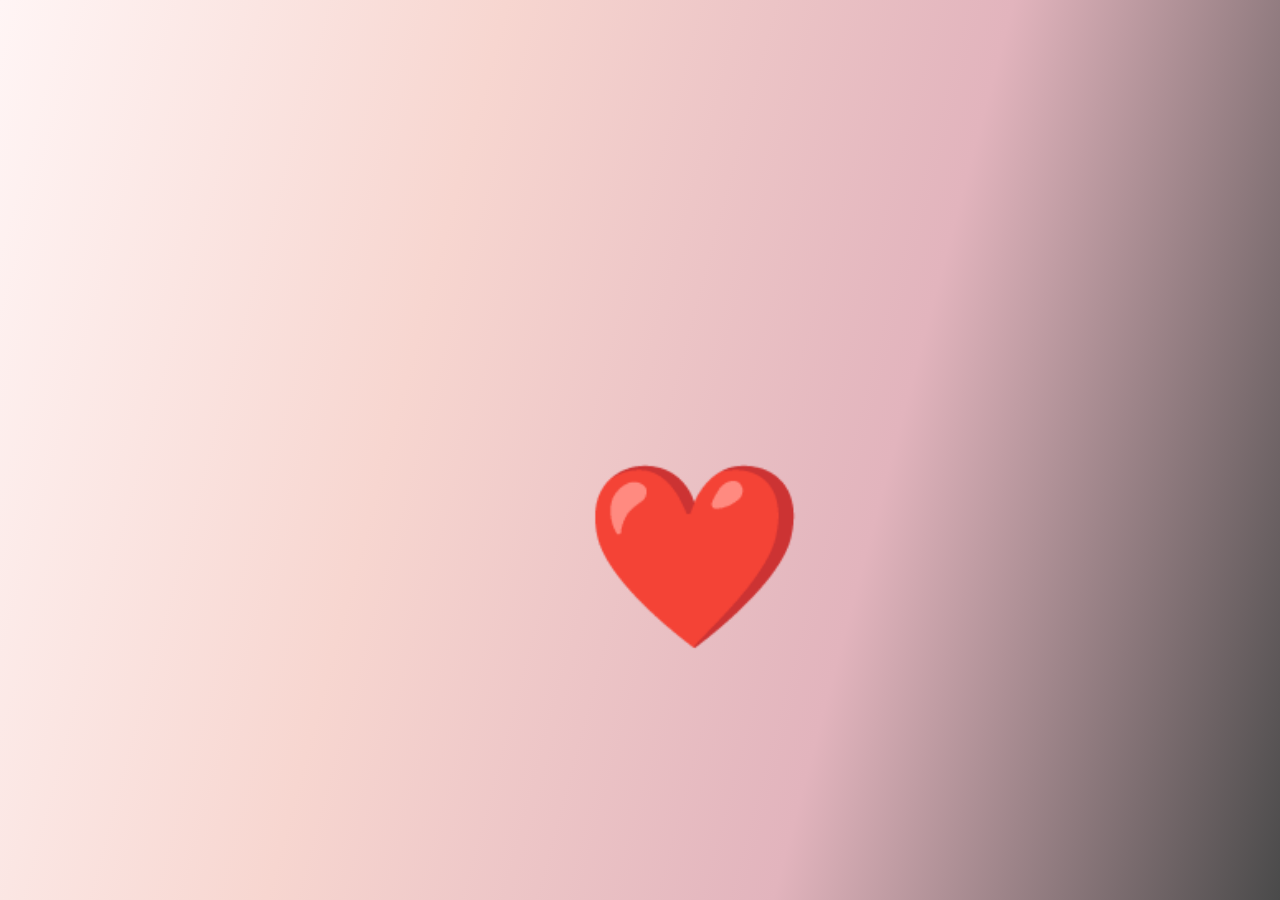
<file: index.html>
<!DOCTYPE html>
<html>

<head>
    <link rel="stylesheet" href="basic.css">

</head>

<body>
    <script>
    </script>


    <form action="2.html" method="get"><button type="submit" class="Heart" id="HeartbutID">❤️</button></form>
    <audio src="heartbeat.mp3" id="heartbeatsound"></audio>
    
</body>


</html>
</file>
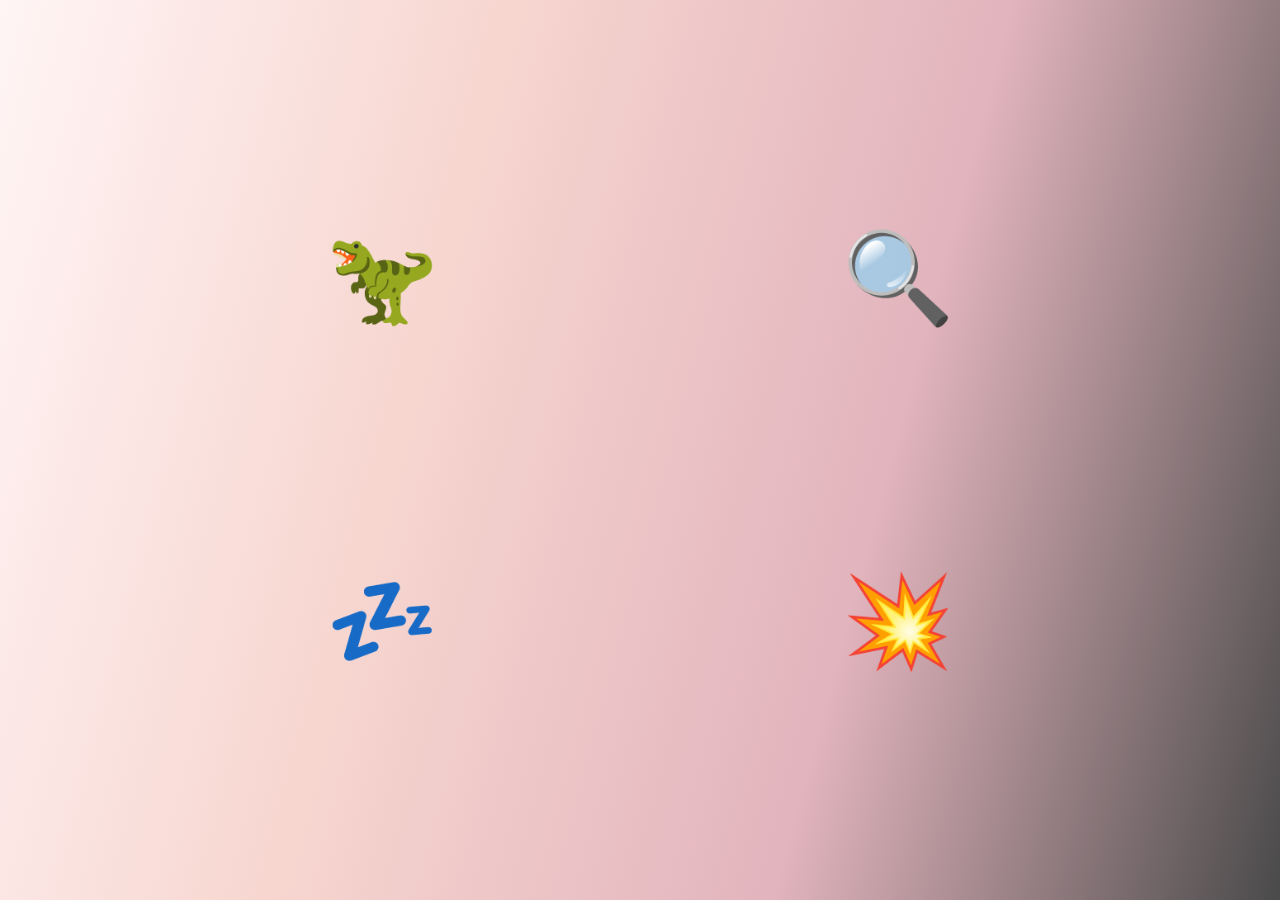
<file: 2.html>
<!DOCTYPE html>
<html>

<head>
    <link rel="stylesheet" href="basic.css">

</head>

<body>
    <script>
    </script>


    <form action="3.html" method="get"><button type="submit" class="PickableBOX" id="Quadrant1">🦖</button></form>
    <form action="4.html" method="get"><button type="submit" class="PickableBOX" id="Quadrant2">🔍</button></form>
    <form action="5.html" method="get"><button type="submit" class="PickableBOX" id="Quadrant3">💤</button></form>
    <form action="2.html" method="get"><button type="submit" class="PickableBOX" id="Quadrant4">💥</button></form>
    
</body>


</html>
</file>
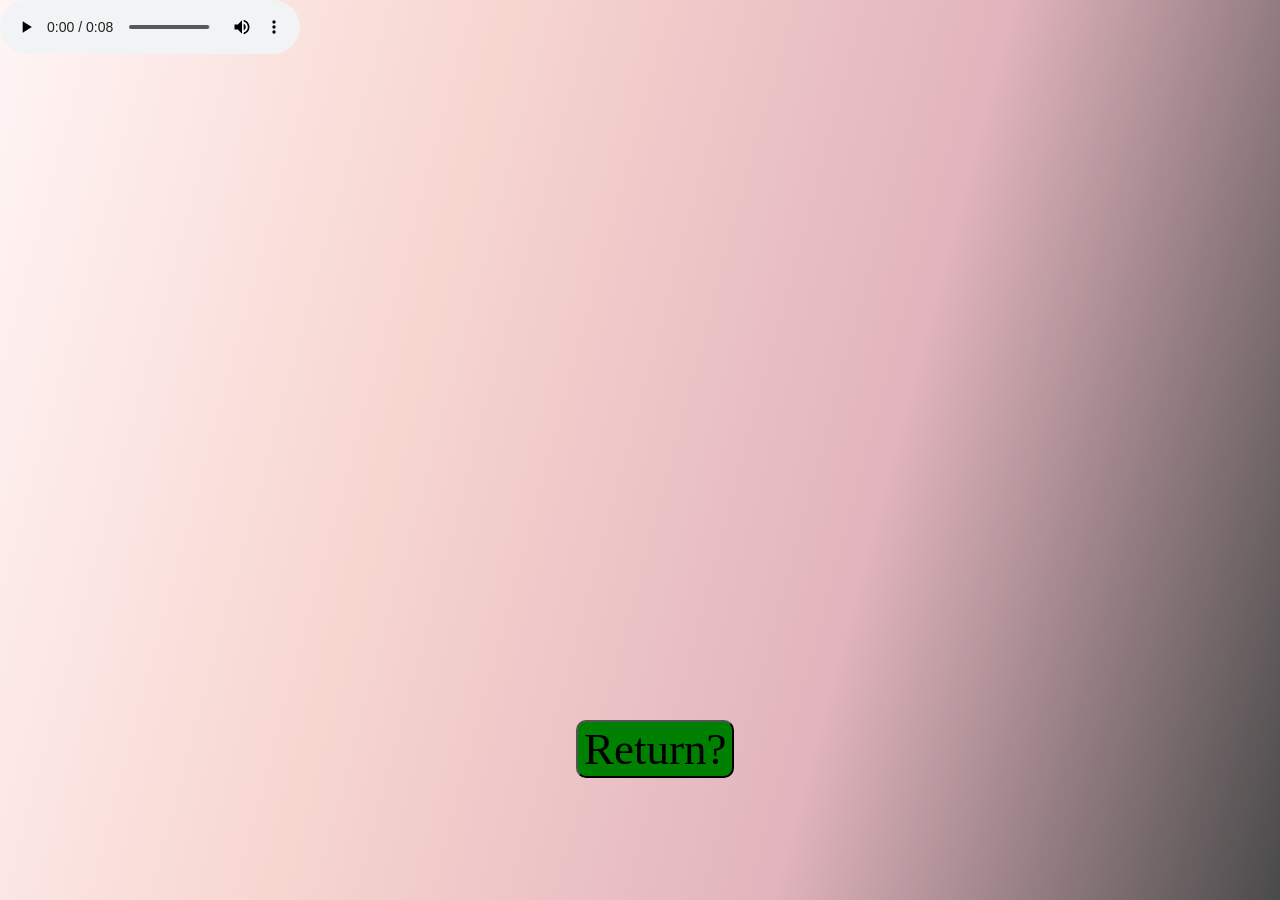
<file: 3.html>
<!DOCTYPE html>
<html>

<head>
    <link rel="stylesheet" href="basic.css">

</head>

<body>
    <script>
    </script>


    <form action="2.html" method="get"><button type="submit" id="Return">Return?</button></form>
    <audio class="Video" autoplay controls><source src="never-gonna-give-u-up (1).mp3"></audio>
    
</body>


</html>
</file>
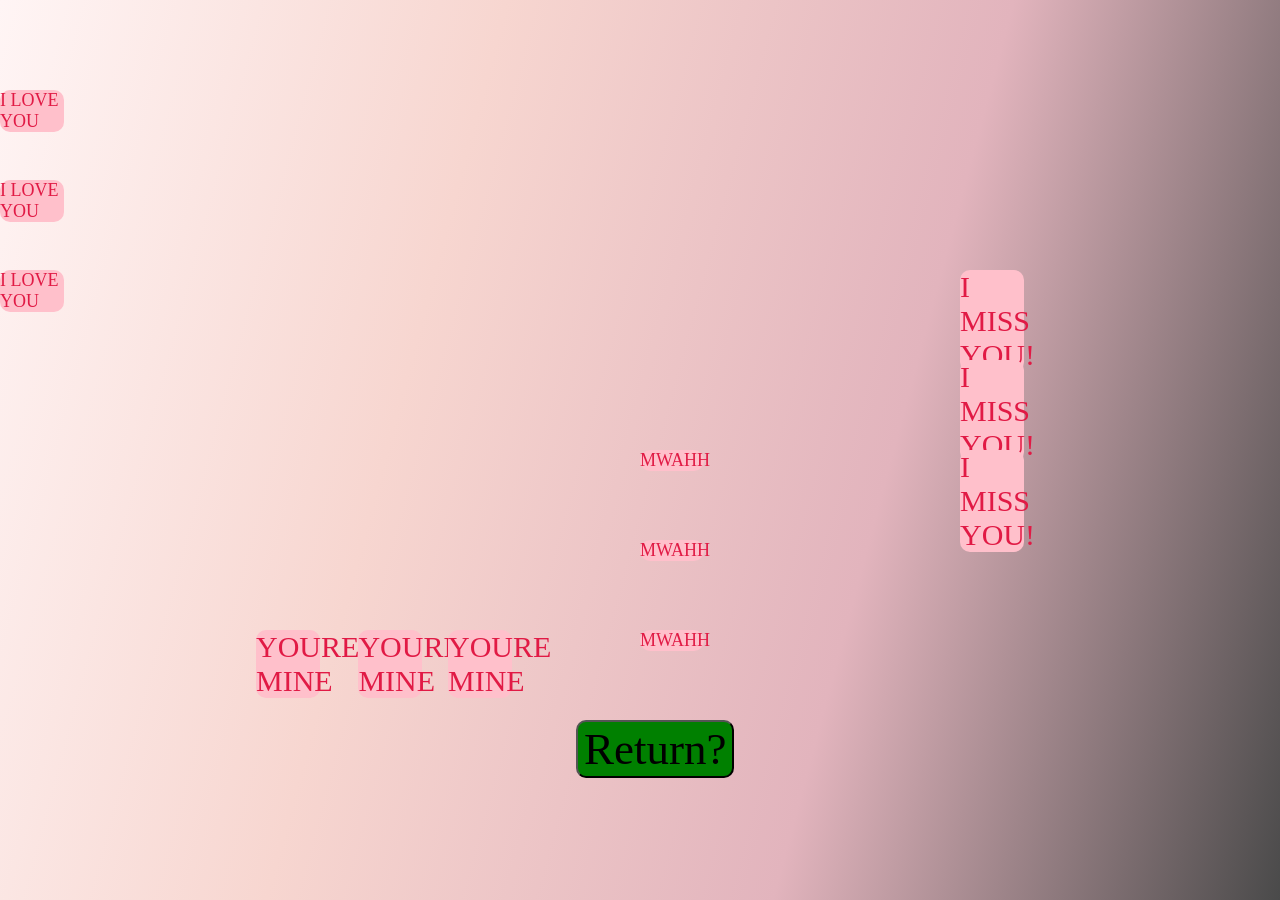
<file: 4.html>
<!DOCTYPE html>
<html>

<head>
    <link rel="stylesheet" href="basic.css">

</head>

<body>
    <script>
    </script>


    <form action="2.html" method="get"><button type="submit" id="Return">Return?</button></form>
    <audio autoplay controls style="visibility: hidden;"><source src="sol.mp3"></audio>
    <div class="Shatterwithlove" id="SW1" style="top: 10%;">I LOVE YOU</div>
    <div class="Shatterwithlove" id="SW2" style="top: 50%;">MWAHH</div>
    <div class="Shatterwithlove" id="SW3" style="top: 30%;">I MISS YOU!</div>
    <div class="Shatterwithlove" id="SW4" style="left: 20%;">YOURE MINE</div>
    
    <div class="Shatterwithlove" id="SW1" style="top: 20%;">I LOVE YOU</div>
    <div class="Shatterwithlove" id="SW2" style="top: 60%;">MWAHH</div>
    <div class="Shatterwithlove" id="SW3" style="top: 40%;">I MISS YOU!</div>
    <div class="Shatterwithlove" id="SW4" style="left: 28%;">YOURE MINE</div>

    <div class="Shatterwithlove" id="SW1" style="top: 30%;">I LOVE YOU</div>
    <div class="Shatterwithlove" id="SW2" style="top: 70%;">MWAHH</div>
    <div class="Shatterwithlove" id="SW3" style="top: 50%;">I MISS YOU!</div>
    <div class="Shatterwithlove" id="SW4" style="left: 35%;">YOURE MINE</div>
    
    
</body>


</html>
</file>
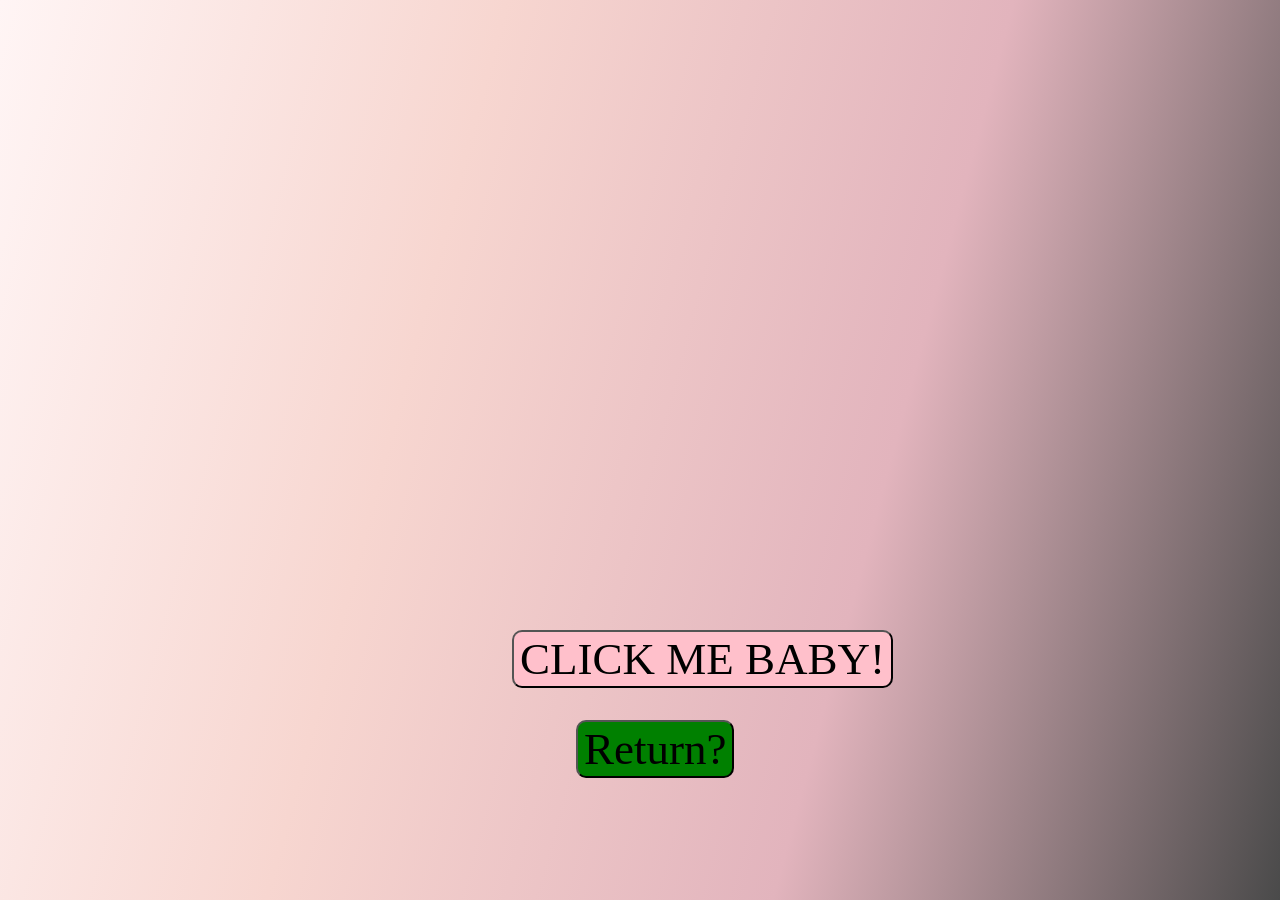
<file: 5.html>
<!DOCTYPE html>
<html>

<head>
    <link rel="stylesheet" href="basic.css">

</head>

<body>
    <script>
    </script>


    <form action="2.html" method="get"><button type="submit" id="Return">Return?</button></form>
    <button onclick="visibler()" id="Lovecss">CLICK ME BABY!</button>

    <div class="loveletter" id="paper">From your beloved husband!. Angel I know that medyo straight forward at baliw ako, sometimes I hurt you with words, fuck it mag tagalog na nga lang ako, well angel. minsan nasasaktan kita sa mga sinasasbi ko, hindi ko naman sinasadya wahahhah, pero ang masasabi ko, di ko alam kung kung bakit moko pinili, im like the litteral worst option WAHHAHAHA, pero ye, mahal kita angel at sana ako na ang last mo wahahah, pero yea I love you angel and sorry sa mga ginawa kong pagkakamali,WHAHAHAH, I hopee na enjoy motong okayish na gift kong ito WHAHAH, I love you mi amor!</div>
    
    <script>
        let lovevar = document.getElementById("paper")
        function visibler() {
            lovevar.classList.add("Surprise")
        }
    </script>
</body>


</html>
</file>
<file: basic.css>
body {
    width: 100vw;
    height: 100vh;
    background: linear-gradient(105deg, #FFF5F5, #F7D6D0, #E2B4BD, #4A4A4A);
    margin: 0;
    overflow: hidden;

}

.Box {
    width: 20vw;
    height: 20vh;
    background-color: wheat;
    position: absolute;
    left: 45vw;
    top: 45vh;
    border-radius: 10px;
    animation: Move ease 2s infinite
}


.Heart {
    font-size: 20vh;
    position: absolute;
    left: 45%;
    top: 50%;
    background: none;
    border: none;

}

.PickableBOX {
    font-size: 10vh;
    background: none;
    border: none;
}

.Heart:hover {
    animation: Heartbeat 0.5s ease infinite;
}


#Quadrant1 {
    position: absolute;
    left: 25%;
    top: 25%;

}

#Quadrant2 {
    position: absolute;
    right: 25%;
    top: 25%;

}

#Quadrant3 {
    position: absolute;
    left: 25%;
    bottom: 25%;

}

#Quadrant4 {
    position: absolute;
    right: 25%;
    bottom: 25%;

}

.PickableBOX:hover {
    animation: Heartbeat ease 0.5s infinite;
}


#Return {
    font-size: 5vh;
    position: absolute;
    left: 45%;
    top: 80%;
    background: green;
    border-radius: 10px;
    font-family: 'Times New Roman', Times, serif;
}

#Return:hover {
    animation: Heartbeat ease 0.5s infinite;
}

.Shatterwithlove {
    font-size: large;
    background-color: pink;
    font-family: 'Times New Roman', Times, serif;
    color: #E11A45;
    width: 5vw;
    border-radius: 10px;
}

#SW1 {
    animation: AnimSW1 8s ease infinite;
    position: absolute;
}
#SW2 {
    animation: AnimSW2 0.4s ease infinite;
    position: absolute;
    left: 50%;
}
#SW3 {
    animation: AnimSW3 0.2s ease infinite;
    position: absolute;
    right: 20%;
    font-size: 30px;
}
#SW4 {
    animation: AnimSW4 2s ease infinite;
    position: absolute;
    top: 70%;
    font-size: 30px;
}

@keyframes AnimSW1 {
    from {transform: translateX(-110vw);}
    to {transform: translateX(110vw);}
}
@keyframes AnimSW3 {
    from {transform: translateY(-30px);}
    to {transform: translateY(30px);}
}
@keyframes AnimSW2 {
    0% {transform: scale(1)}
    50% {transform: scale(5)}
    100% {transform: scale(1)}
}
@keyframes AnimSW4 {
    0% {opacity: 0;}
    50% {opacity: 0.5;}
    100% {opacity: 1;}
}


.loveletter {
    visibility: hidden;
    width: 50vw;
    color: blue;
    background-color: pink;
    border-color: #EFECD7;
    border-radius: 10px;
    font-family: 'Times New Roman', Times, serif;
    font-size: 40px;
    position: absolute;
    left: 25vw;
}

#Lovecss {
    font-size: 5vh;
    position: absolute;
    left: 40%;
    top: 70%;
    background: pink;
    border-radius: 10px;
    font-family: 'Times New Roman', Times, serif;
}


.Surprise {
    visibility: visible;
    animation: Moveleftletter ease 4s forwards;
}



@keyframes Heartbeat {
    from {transform: scale(1);}
    to {transform: scale(1.5);}
    
}

@keyframes EntranceUP {
    from {transform: translateY(200vh)}
    to {transform: translateY(static)}
    
}

@keyframes EntranceDOWN {
    from {transform: translateY(-200vh)}
    to {transform: translateY(static)}
    
}

@keyframes Moveleftletter {
    from {transform: translateX(3000px);}
    to {transform: translateX(static);}
    
}
</file>
